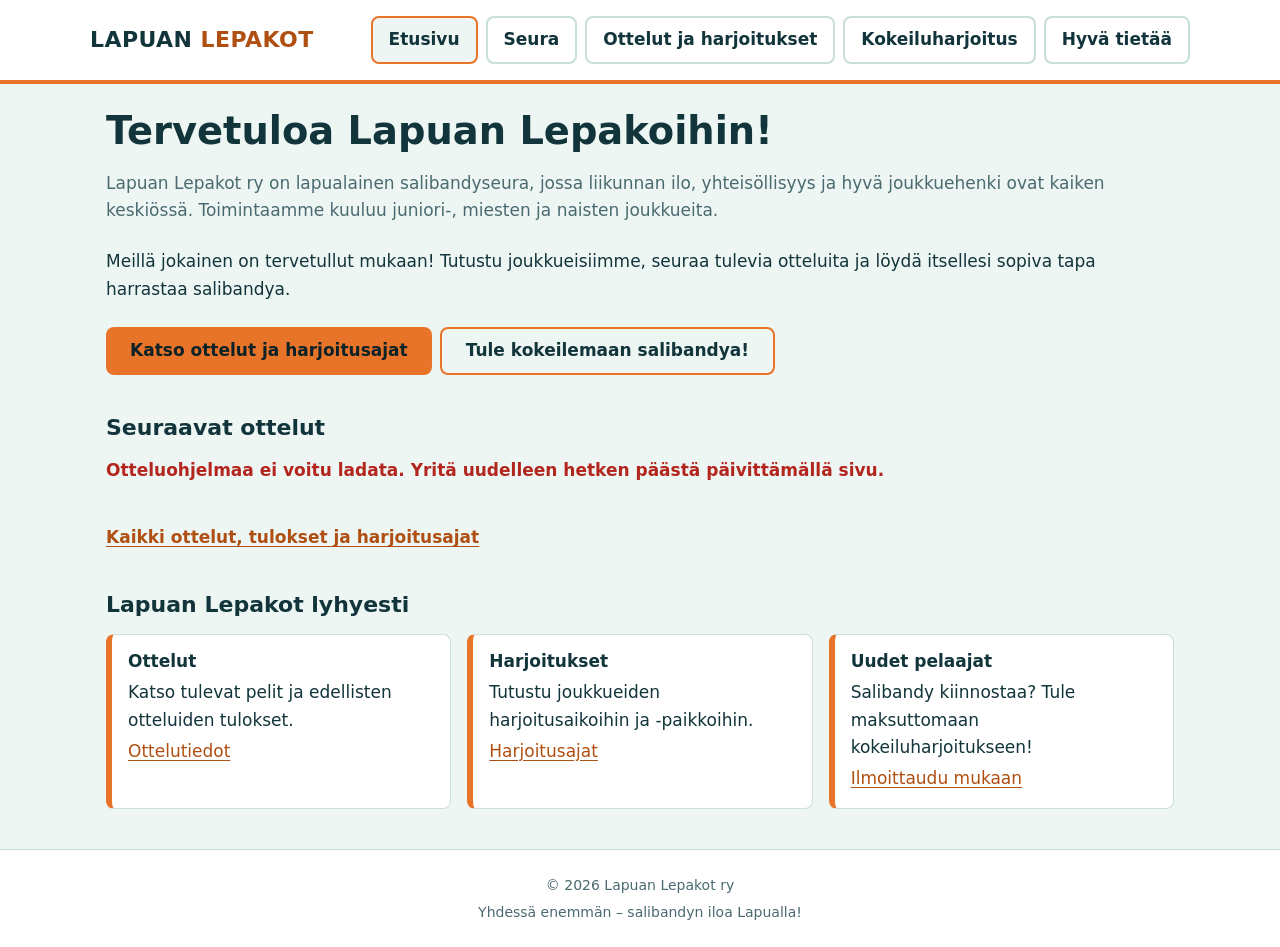
<file: index.html>
<!DOCTYPE html>
<html lang="fi">
<head>
  <meta charset="UTF-8">
  <meta name="viewport" content="width=device-width, initial-scale=1.0">
  <title>Etusivu – Lapuan Lepakot ry</title>
  <link rel="stylesheet" href="style.css">
  <script src="app.js" defer></script>
</head>
<body>
  <a class="ohituslinkki" href="#sisalto">Siirry sisältöön</a>

  <header class="ylatunniste">
    <div class="ylatunniste__sisalto">
      <a class="logo" href="index.html">Lapuan <span>Lepakot</span></a>
      <nav class="navigaatio" aria-label="Päävalikko">
        <ul>
          <li><a href="index.html" aria-current="page">Etusivu</a></li>
          <li><a href="about.html">Seura</a></li>
          <li><a href="listing.html">Ottelut ja harjoitukset</a></li>
          <li><a href="contact.html">Kokeiluharjoitus</a></li>
          <li class="hyva-tietaa">
            <button type="button" id="info-button" class="navigaatio__painike" popovertarget="info-menu">Hyvä tietää</button>
            <ul id="info-menu" class="info-valikko" popover>
              <li><a href="contact.html#otsikko-mukaan">Mitä harjoituksiin mukaan?</a></li>
              <li><a href="listing.html#otsikko-harjoitukset">Harjoitusajat</a></li>
              <li><a href="about.html#otsikko-arvot">Seuran arvot</a></li>
            </ul>
          </li>
        </ul>
      </nav>
    </div>
  </header>

  <main id="sisalto">

    <section class="hero" aria-labelledby="otsikko-tervetuloa">
      <h1 id="otsikko-tervetuloa">Tervetuloa Lapuan Lepakoihin!</h1>

      <p class="johdanto">
        Lapuan Lepakot ry on lapualainen salibandyseura,
        jossa liikunnan ilo, yhteisöllisyys ja hyvä
        joukkuehenki ovat kaiken keskiössä.
        Toimintaamme kuuluu juniori-, miesten ja naisten joukkueita.
      </p>

      <p>
        Meillä jokainen on tervetullut mukaan!
        Tutustu joukkueisiimme, seuraa tulevia otteluita
        ja löydä itsellesi sopiva tapa harrastaa salibandya.
      </p>

      <div class="painikkeet">
        <a href="listing.html" class="painike">Katso ottelut ja harjoitusajat</a>
        <a href="contact.html" class="painike painike--toissijainen">Tule kokeilemaan salibandya!</a>
      </div>
    </section>

    <section aria-labelledby="otsikko-tulevat">
      <h2 id="otsikko-tulevat">Seuraavat ottelut</h2>
      <p id="ottelu-tila" class="suodatin-tila" role="status"></p>
      <ul id="tulevat-lista" class="kortit" data-enintaan="3"></ul>
      <p class="lisaa-linkki"><a href="listing.html">Kaikki ottelut, tulokset ja harjoitusajat</a></p>

      <template id="ottelu-pohja">
        <li class="kortti">
          <span class="joukkue"></span>
          <h3 class="kortti__ottelu"></h3>
          <p class="aika"></p>
          <p class="paikka"></p>
          <p class="tulos"></p>
          <p class="erat"></p>
        </li>
      </template>
    </section>

    <section aria-labelledby="otsikko-lyhyesti">
      <h2 id="otsikko-lyhyesti">Lapuan Lepakot lyhyesti</h2>
      <ul class="kortit">
        <li class="kortti">
          <h3>Ottelut</h3>
          <p>Katso tulevat pelit ja edellisten otteluiden tulokset.</p>
          <a href="listing.html">Ottelutiedot</a>
        </li>
        <li class="kortti">
          <h3>Harjoitukset</h3>
          <p>Tutustu joukkueiden harjoitusaikoihin ja -paikkoihin.</p>
          <a href="listing.html">Harjoitusajat</a>
        </li>
        <li class="kortti">
          <h3>Uudet pelaajat</h3>
          <p>Salibandy kiinnostaa? Tule maksuttomaan kokeiluharjoitukseen!</p>
          <a href="contact.html">Ilmoittaudu mukaan</a>
        </li>
      </ul>
    </section>

  </main>

  <footer class="alatunniste">
    <p>&copy; 2026 Lapuan Lepakot ry</p>
    <p>Yhdessä enemmän – salibandyn iloa Lapualla!</p>
  </footer>
</body>
</html>
</file>
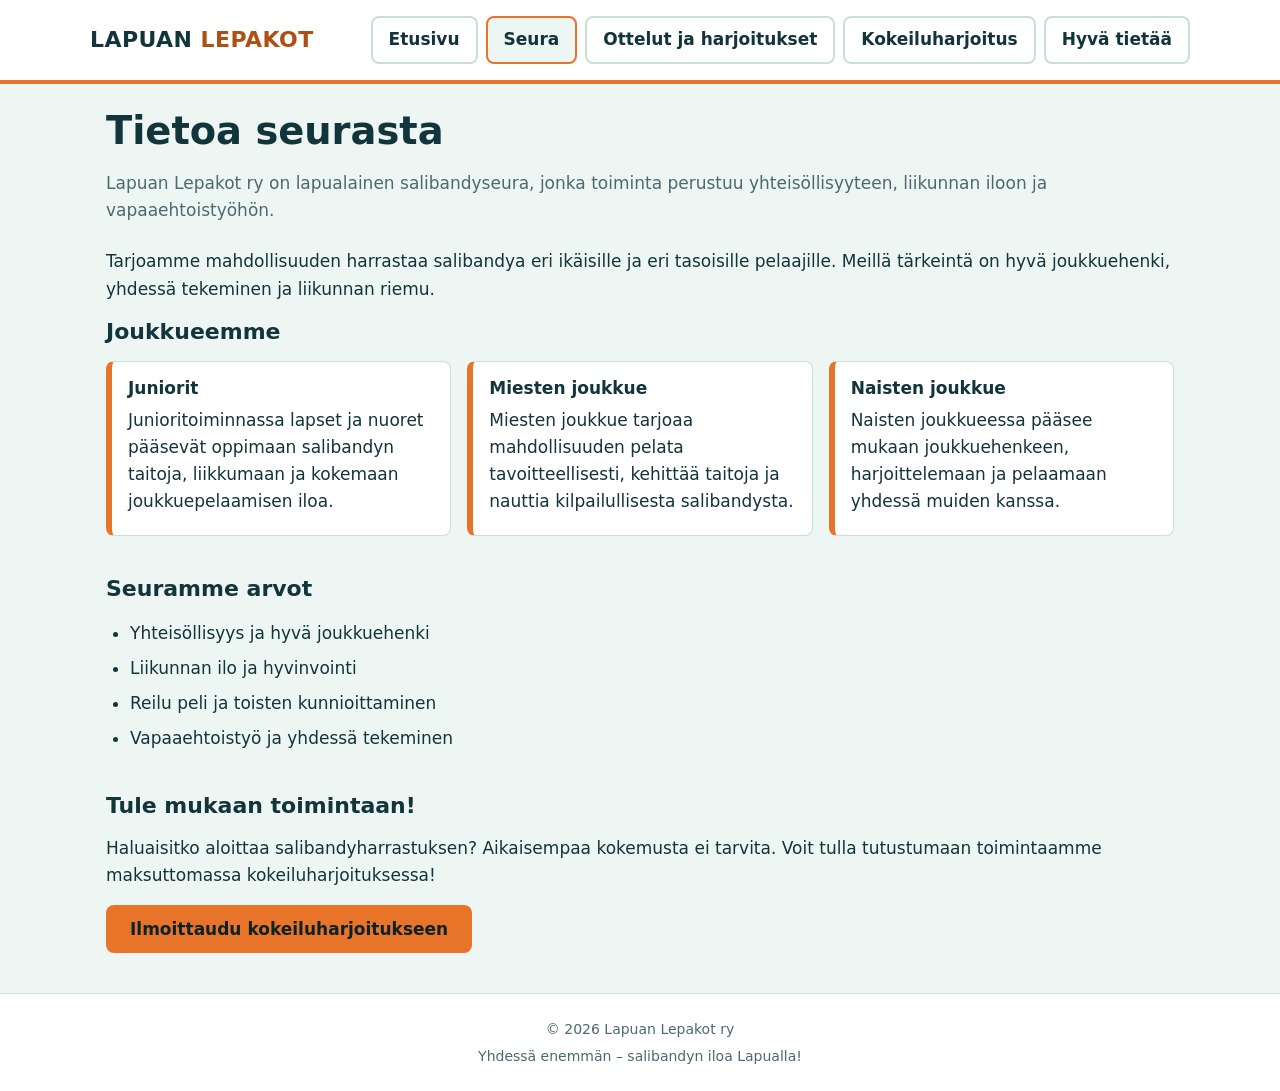
<file: about.html>
<!DOCTYPE html>
<html lang="fi">
<head>
  <meta charset="UTF-8">
  <meta name="viewport" content="width=device-width, initial-scale=1.0">
  <title>Seura – Lapuan Lepakot ry</title>
  <link rel="stylesheet" href="style.css">
  <script src="app.js" defer></script>
</head>
<body>
  <a class="ohituslinkki" href="#sisalto">Siirry sisältöön</a>

  <header class="ylatunniste">
    <div class="ylatunniste__sisalto">
      <a class="logo" href="index.html">Lapuan <span>Lepakot</span></a>
      <nav class="navigaatio" aria-label="Päävalikko">
        <ul>
          <li><a href="index.html">Etusivu</a></li>
          <li><a href="about.html" aria-current="page">Seura</a></li>
          <li><a href="listing.html">Ottelut ja harjoitukset</a></li>
          <li><a href="contact.html">Kokeiluharjoitus</a></li>
          <li class="hyva-tietaa">
            <button type="button" id="info-button" class="navigaatio__painike" popovertarget="info-menu">Hyvä tietää</button>
            <ul id="info-menu" class="info-valikko" popover>
              <li><a href="contact.html#otsikko-mukaan">Mitä harjoituksiin mukaan?</a></li>
              <li><a href="listing.html#otsikko-harjoitukset">Harjoitusajat</a></li>
              <li><a href="about.html#otsikko-arvot">Seuran arvot</a></li>
            </ul>
          </li>
        </ul>
      </nav>
    </div>
  </header>

  <main id="sisalto">
    <h1>Tietoa seurasta</h1>

    <p class="johdanto">
      Lapuan Lepakot ry on lapualainen salibandyseura,
      jonka toiminta perustuu yhteisöllisyyteen,
      liikunnan iloon ja vapaaehtoistyöhön.
    </p>

    <p>
      Tarjoamme mahdollisuuden harrastaa salibandya
      eri ikäisille ja eri tasoisille pelaajille.
      Meillä tärkeintä on hyvä joukkuehenki,
      yhdessä tekeminen ja liikunnan riemu.
    </p>

    <section aria-labelledby="otsikko-joukkueet">
      <h2 id="otsikko-joukkueet">Joukkueemme</h2>
      <ul class="kortit">
        <li class="kortti">
          <h3>Juniorit</h3>
          <p>
            Junioritoiminnassa lapset ja nuoret pääsevät
            oppimaan salibandyn taitoja, liikkumaan
            ja kokemaan joukkuepelaamisen iloa.
          </p>
        </li>
        <li class="kortti">
          <h3>Miesten joukkue</h3>
          <p>
            Miesten joukkue tarjoaa mahdollisuuden
            pelata tavoitteellisesti, kehittää taitoja
            ja nauttia kilpailullisesta salibandysta.
          </p>
        </li>
        <li class="kortti">
          <h3>Naisten joukkue</h3>
          <p>
            Naisten joukkueessa pääsee mukaan
            joukkuehenkeen, harjoittelemaan ja
            pelaamaan yhdessä muiden kanssa.
          </p>
        </li>
      </ul>
    </section>

    <section aria-labelledby="otsikko-arvot">
      <h2 id="otsikko-arvot">Seuramme arvot</h2>
      <ul class="vaiheet">
        <li>Yhteisöllisyys ja hyvä joukkuehenki</li>
        <li>Liikunnan ilo ja hyvinvointi</li>
        <li>Reilu peli ja toisten kunnioittaminen</li>
        <li>Vapaaehtoistyö ja yhdessä tekeminen</li>
      </ul>
    </section>

    <section aria-labelledby="otsikko-mukaan">
      <h2 id="otsikko-mukaan">Tule mukaan toimintaan!</h2>
      <p>
        Haluaisitko aloittaa salibandyharrastuksen?
        Aikaisempaa kokemusta ei tarvita.
        Voit tulla tutustumaan toimintaamme maksuttomassa
        kokeiluharjoituksessa!
      </p>
      <a href="contact.html" class="painike">Ilmoittaudu kokeiluharjoitukseen</a>
    </section>
  </main>

  <footer class="alatunniste">
    <p>&copy; 2026 Lapuan Lepakot ry</p>
    <p>Yhdessä enemmän – salibandyn iloa Lapualla!</p>
  </footer>
</body>
</html>
</file>
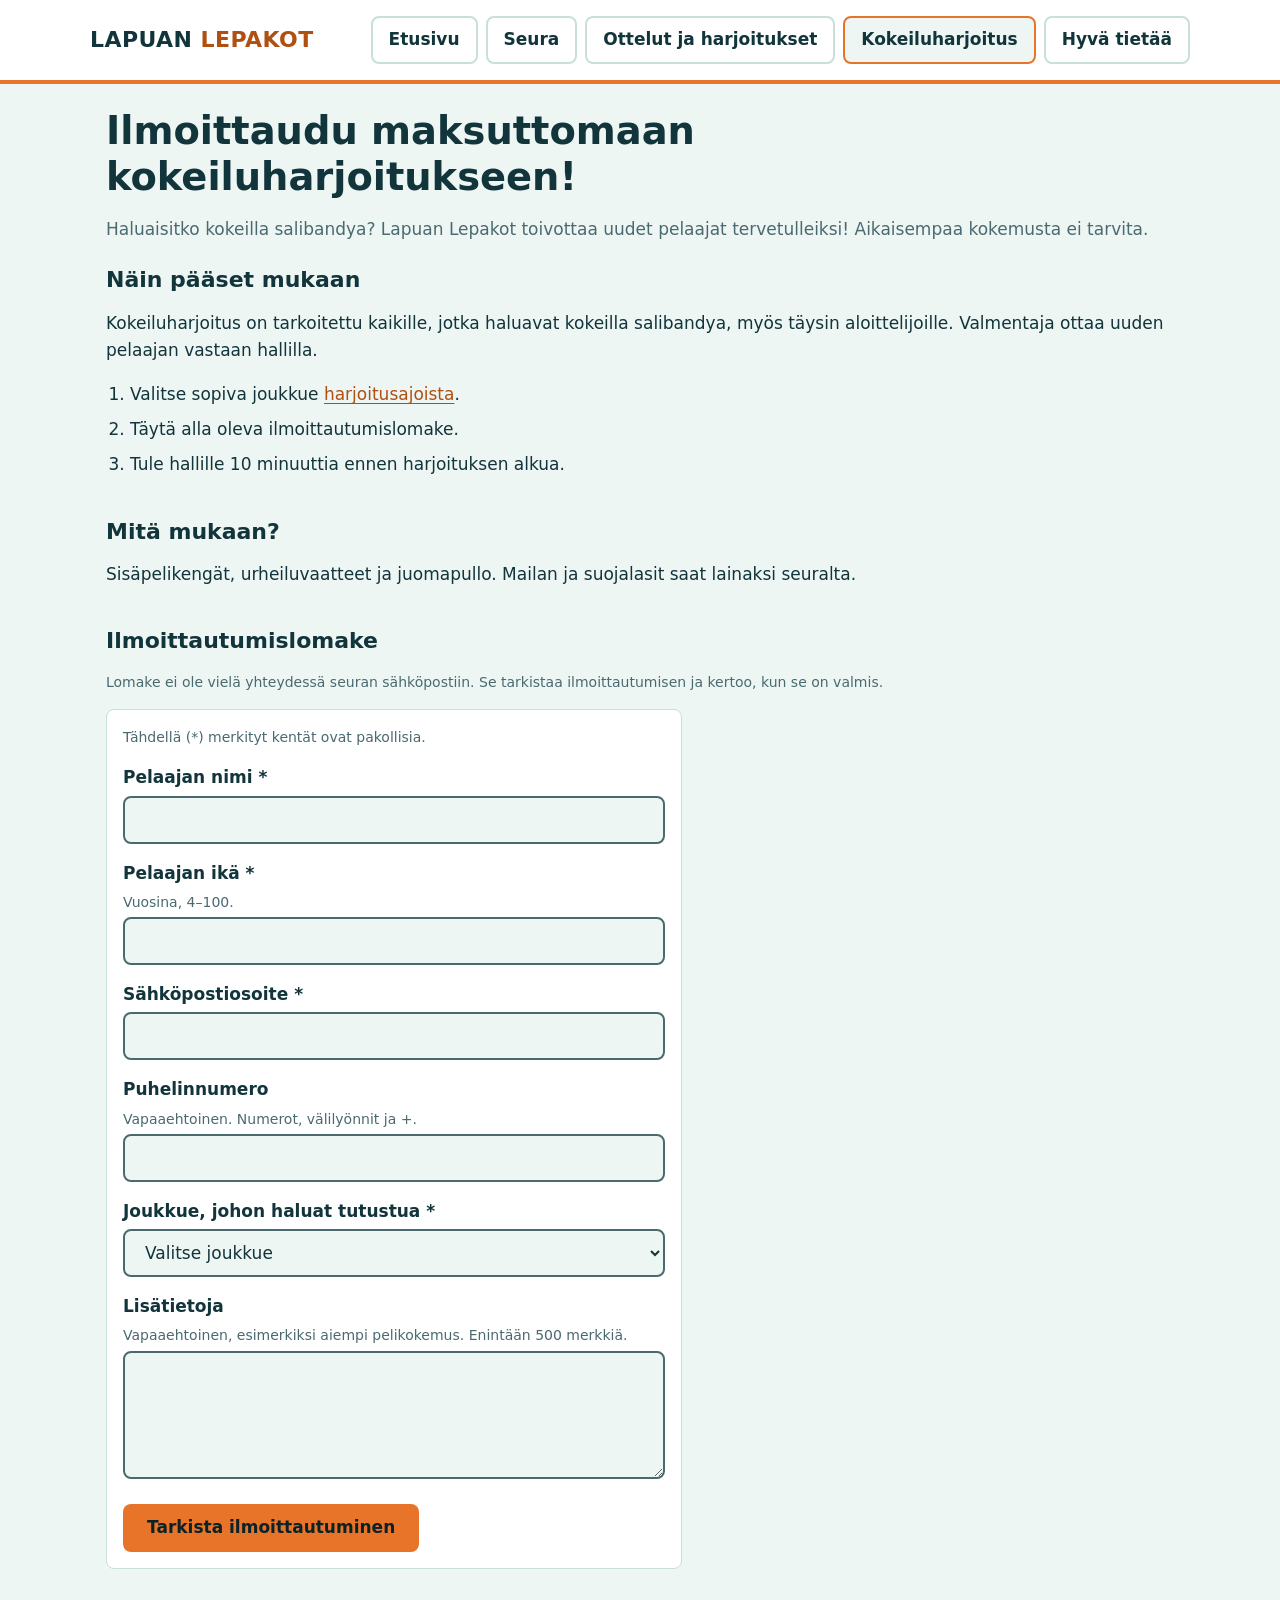
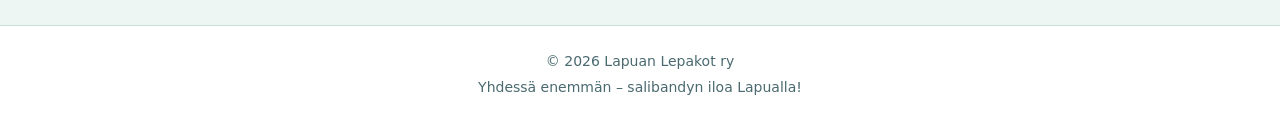
<file: contact.html>
<!DOCTYPE html>
<html lang="fi">
<head>
  <meta charset="UTF-8">
  <meta name="viewport" content="width=device-width, initial-scale=1.0">
  <title>Kokeiluharjoitus – Lapuan Lepakot ry</title>
  <link rel="stylesheet" href="style.css">
  <script src="app.js" defer></script>
</head>
<body>
  <a class="ohituslinkki" href="#sisalto">Siirry sisältöön</a>

  <header class="ylatunniste">
    <div class="ylatunniste__sisalto">
      <a class="logo" href="index.html">Lapuan <span>Lepakot</span></a>
      <nav class="navigaatio" aria-label="Päävalikko">
        <ul>
          <li><a href="index.html">Etusivu</a></li>
          <li><a href="about.html">Seura</a></li>
          <li><a href="listing.html">Ottelut ja harjoitukset</a></li>
          <li><a href="contact.html" aria-current="page">Kokeiluharjoitus</a></li>
          <li class="hyva-tietaa">
            <button type="button" id="info-button" class="navigaatio__painike" popovertarget="info-menu">Hyvä tietää</button>
            <ul id="info-menu" class="info-valikko" popover>
              <li><a href="contact.html#otsikko-mukaan">Mitä harjoituksiin mukaan?</a></li>
              <li><a href="listing.html#otsikko-harjoitukset">Harjoitusajat</a></li>
              <li><a href="about.html#otsikko-arvot">Seuran arvot</a></li>
            </ul>
          </li>
        </ul>
      </nav>
    </div>
  </header>

  <main id="sisalto">
    <h1>Ilmoittaudu maksuttomaan kokeiluharjoitukseen!</h1>

    <p class="johdanto">
      Haluaisitko kokeilla salibandya?
      Lapuan Lepakot toivottaa uudet pelaajat tervetulleiksi!
      Aikaisempaa kokemusta ei tarvita.
    </p>

    <!-- Entisen tule-mukaan.html:n sisältö -->
    <section aria-labelledby="otsikko-kokeilu">
      <h2 id="otsikko-kokeilu">Näin pääset mukaan</h2>
      <p>Kokeiluharjoitus on tarkoitettu kaikille, jotka haluavat kokeilla salibandya, myös täysin aloittelijoille. Valmentaja ottaa uuden pelaajan vastaan hallilla.</p>
      <ol class="vaiheet">
        <li>Valitse sopiva joukkue <a href="listing.html">harjoitusajoista</a>.</li>
        <li>Täytä alla oleva ilmoittautumislomake.</li>
        <li>Tule hallille 10 minuuttia ennen harjoituksen alkua.</li>
      </ol>
    </section>

    <section aria-labelledby="otsikko-mukaan">
      <h2 id="otsikko-mukaan">Mitä mukaan?</h2>
      <p>Sisäpelikengät, urheiluvaatteet ja juomapullo. Mailan ja suojalasit saat lainaksi seuralta.</p>
    </section>

    <!-- Ilmoittautumislomake -->
    <section aria-labelledby="otsikko-lomake">
      <h2 id="otsikko-lomake">Ilmoittautumislomake</h2>
      <p class="huomautus">Lomake ei ole vielä yhteydessä seuran sähköpostiin. Se tarkistaa ilmoittautumisen ja kertoo, kun se on valmis.</p>

      <form id="ilmoittautuminen" class="lomake">
        <p class="required-info">Tähdellä (*) merkityt kentät ovat pakollisia.</p>

        <div class="form-group">
          <label for="nimi">Pelaajan nimi *</label>
          <input type="text" id="nimi" name="nimi" autocomplete="name" required
                 aria-describedby="nimi-error">
          <p class="virhe" id="nimi-error"></p>
        </div>

        <div class="form-group">
          <label for="ika">Pelaajan ikä *</label>
          <p class="vihje" id="ika-vihje">Vuosina, 4–100.</p>
          <input type="number" id="ika" name="ika" min="4" max="100" inputmode="numeric" required
                 aria-describedby="ika-vihje ika-error">
          <p class="virhe" id="ika-error"></p>
        </div>

        <div class="form-group">
          <label for="sahkoposti">Sähköpostiosoite *</label>
          <input type="email" id="sahkoposti" name="sahkoposti" autocomplete="email" required
                 aria-describedby="sahkoposti-error">
          <p class="virhe" id="sahkoposti-error"></p>
        </div>

        <div class="form-group">
          <label for="puhelin">Puhelinnumero</label>
          <p class="vihje" id="puhelin-vihje">Vapaaehtoinen. Numerot, välilyönnit ja +.</p>
          <input type="tel" id="puhelin" name="puhelin" autocomplete="tel" pattern="[0-9 +]{7,20}"
                 aria-describedby="puhelin-vihje puhelin-error">
          <p class="virhe" id="puhelin-error"></p>
        </div>

        <div class="form-group">
          <label for="joukkue">Joukkue, johon haluat tutustua *</label>
          <select id="joukkue" name="joukkue" required aria-describedby="joukkue-error">
            <option value="">Valitse joukkue</option>
            <option value="Juniorit">Juniorit</option>
            <option value="Miesten joukkue">Miesten joukkue</option>
            <option value="Naisten joukkue">Naisten joukkue</option>
          </select>
          <p class="virhe" id="joukkue-error"></p>
        </div>

        <div class="form-group">
          <label for="viesti">Lisätietoja</label>
          <p class="vihje" id="viesti-vihje">Vapaaehtoinen, esimerkiksi aiempi pelikokemus. Enintään 500 merkkiä.</p>
          <textarea id="viesti" name="viesti" rows="4" maxlength="500"
                    aria-describedby="viesti-vihje viesti-error"></textarea>
          <p class="virhe" id="viesti-error"></p>
        </div>

        <button type="submit">Tarkista ilmoittautuminen</button>
      </form>

      <p id="lomake-tila" class="lomake-tila" role="status"></p>
    </section>
  </main>

  <footer class="alatunniste">
    <p>&copy; 2026 Lapuan Lepakot ry</p>
    <p>Yhdessä enemmän – salibandyn iloa Lapualla!</p>
  </footer>

</body>
</html>
</file>
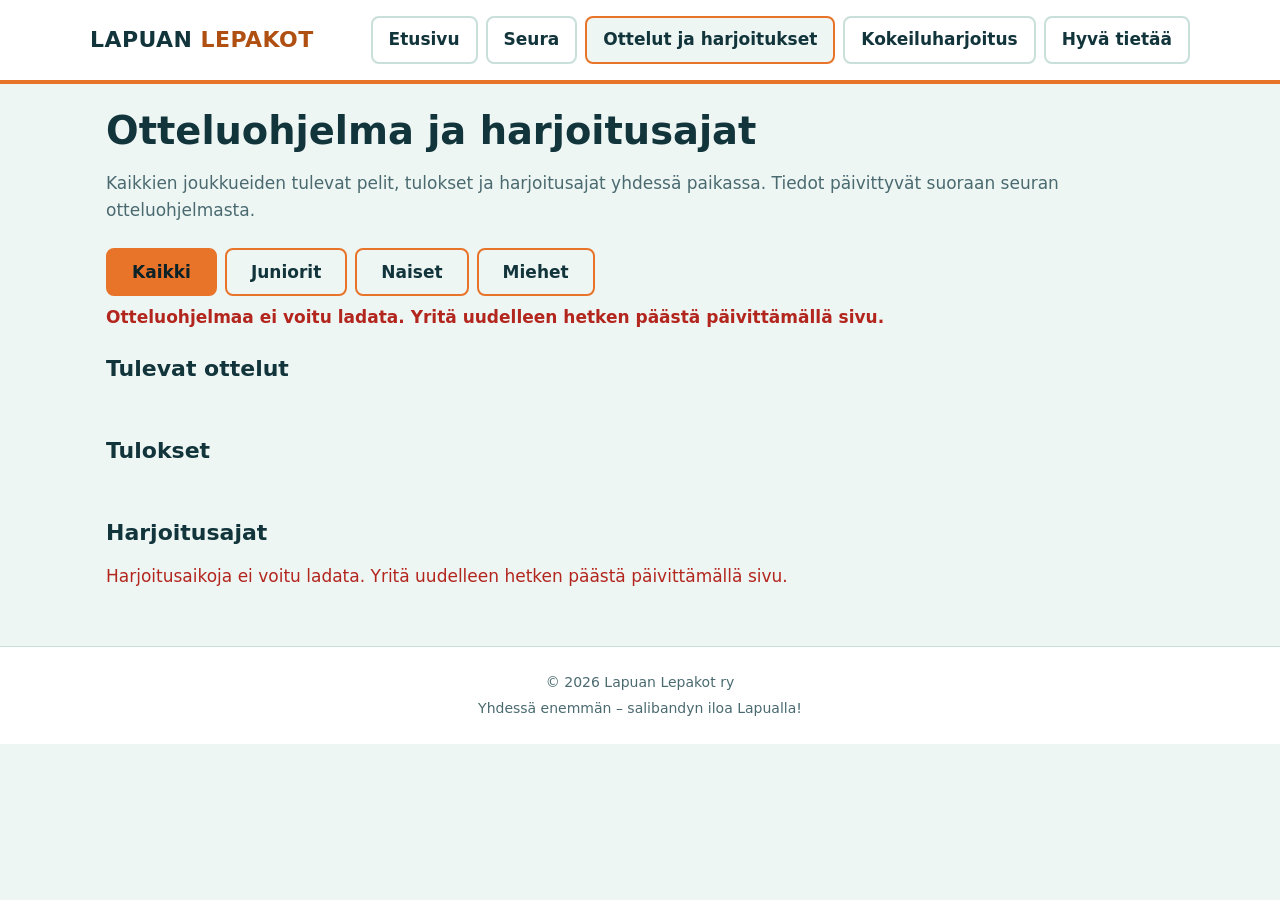
<file: listing.html>
<!DOCTYPE html>
<html lang="fi">
<head>
  <meta charset="UTF-8">
  <meta name="viewport" content="width=device-width, initial-scale=1.0">
  <title>Ottelut ja harjoitukset – Lapuan Lepakot ry</title>
  <link rel="stylesheet" href="style.css">
  <script src="app.js" defer></script>
</head>
<body>
  <a class="ohituslinkki" href="#sisalto">Siirry sisältöön</a>

  <header class="ylatunniste">
    <div class="ylatunniste__sisalto">
      <a class="logo" href="index.html">Lapuan <span>Lepakot</span></a>
      <nav class="navigaatio" aria-label="Päävalikko">
        <ul>
          <li><a href="index.html">Etusivu</a></li>
          <li><a href="about.html">Seura</a></li>
          <li><a href="listing.html" aria-current="page">Ottelut ja harjoitukset</a></li>
          <li><a href="contact.html">Kokeiluharjoitus</a></li>
          <li class="hyva-tietaa">
            <button type="button" id="info-button" class="navigaatio__painike" popovertarget="info-menu">Hyvä tietää</button>
            <ul id="info-menu" class="info-valikko" popover>
              <li><a href="contact.html#otsikko-mukaan">Mitä harjoituksiin mukaan?</a></li>
              <li><a href="listing.html#otsikko-harjoitukset">Harjoitusajat</a></li>
              <li><a href="about.html#otsikko-arvot">Seuran arvot</a></li>
            </ul>
          </li>
        </ul>
      </nav>
    </div>
  </header>

  <main id="sisalto">
    <h1>Otteluohjelma ja harjoitusajat</h1>
    <p class="johdanto">Kaikkien joukkueiden tulevat pelit, tulokset ja harjoitusajat yhdessä paikassa. Tiedot päivittyvät suoraan seuran otteluohjelmasta.</p>

    <div class="suodatin" role="group" aria-label="Näytä joukkue">
      <button type="button" data-suodatin="kaikki" aria-pressed="true">Kaikki</button>
      <button type="button" data-suodatin="juniorit" aria-pressed="false">Juniorit</button>
      <button type="button" data-suodatin="naiset" aria-pressed="false">Naiset</button>
      <button type="button" data-suodatin="miehet" aria-pressed="false">Miehet</button>
    </div>
    <p id="ottelu-tila" class="suodatin-tila" role="status"></p>

    <!-- 1. Tulevat ottelut (rajapinnasta) -->
    <section aria-labelledby="otsikko-tulevat">
      <h2 id="otsikko-tulevat">Tulevat ottelut</h2>
      <ul id="tulevat-lista" class="kortit"></ul>
      <p class="tyhja" hidden>Ei tulevia otteluita tällä valinnalla.</p>
    </section>

    <!-- 2. Tulokset (rajapinnasta, uusin ensin) -->
    <section aria-labelledby="otsikko-tulokset">
      <h2 id="otsikko-tulokset">Tulokset</h2>
      <ul id="tulokset-lista" class="kortit"></ul>
      <p class="tyhja" hidden>Ei tuloksia tällä valinnalla.</p>
    </section>

    <!-- 3. Harjoitusajat (rajapinnan /customer-tiedoista) -->
    <section aria-labelledby="otsikko-harjoitukset">
      <h2 id="otsikko-harjoitukset">Harjoitusajat</h2>
      <p id="harjoitus-viesti" class="harjoitus-viesti"></p>
      <ul id="harjoitus-lista" class="kortit"></ul>
      <p class="tyhja" hidden>Ei harjoitusvuoroja tällä valinnalla.</p>
      <p id="yhteyshenkilo" class="yhteyshenkilo" hidden></p>
    </section>

    <!-- Korttien pohjat: app.js täyttää ne textContentilla -->
    <template id="ottelu-pohja">
      <li class="kortti">
        <span class="joukkue"></span>
        <h3 class="kortti__ottelu"></h3>
        <p class="aika"></p>
        <p class="paikka"></p>
        <p class="tulos"></p>
        <p class="erat"></p>
      </li>
    </template>

    <template id="harjoitus-pohja">
      <li class="kortti">
        <span class="joukkue"></span>
        <h3 class="kortti__paiva"></h3>
        <p class="aika"></p>
        <p class="paikka"></p>
      </li>
    </template>
  </main>

  <footer class="alatunniste">
    <p>&copy; 2026 Lapuan Lepakot ry</p>
    <p>Yhdessä enemmän – salibandyn iloa Lapualla!</p>
  </footer>
</body>
</html>
</file>
<file: style.css>
/* =========================================
   Lapuan Lepakot ry – style.css
   Yksi tyylitiedosto kaikille neljälle sivulle
   (index, about, listing, contact)
   ========================================= */

/* ---------- 1. Muuttujat: värit, fontit ja välit ---------- */
:root {
	color-scheme: light dark;

	/* Värit – vaalea tila (seuran värit "Kuusi") */
	--color-text: #12343b;          /* syvä kuusenvihreä – 12.1:1 taustalla */
	--color-background: #eef6f4;    /* vaalea minttu */
	--color-surface: #ffffff;       /* korttien ja lomakkeen tausta */
	--color-muted: #4a6a70;         /* toissijainen teksti – 5.3:1 */
	--color-primary: #e8742a;       /* oranssi korostus: painikkeet ja reunat */
	--color-primary-text: #b04f12;  /* oranssi TEKSTI (linkit) – 4.8:1 */
	--color-on-primary: #0b2227;    /* teksti oranssin painikkeen päällä – 5.5:1 */
	--color-border: #c9dfda;
	--color-error: #b3261e;         /* virheteksti – 6.0:1 */

	/* Fontit */
	--font-base: system-ui, -apple-system, "Segoe UI", Roboto, Arial, sans-serif;
	--font-size-small: 0.875rem;
	--font-size-base: 1.0625rem;
	--font-size-large: 1.375rem;
	--font-size-h1: clamp(1.6rem, 6vw, 2.4rem);

	/* Välit */
	--space-xs: 0.25rem;
	--space-s: 0.5rem;
	--space-m: 1rem;
	--space-l: 1.5rem;
	--space-xl: 2.5rem;

	/* Muut */
	--radius: 0.5rem;
	--content-width: 1100px;
	--touch-size: 3rem;             /* 48 px: osuu hanskoillakin */
}

/* ---------- 2. Tumma tila – seuraa järjestelmän asetusta ---------- */
@media (prefers-color-scheme: dark) {
	:root {
		--color-text: #eef6f4;          /* 15.0:1 taustalla */
		--color-background: #0b2227;
		--color-surface: #12343b;
		--color-muted: #b9d3cd;         /* 8.4:1 */
		--color-primary-text: #f0955a;  /* 5.8:1 korttien päällä */
		--color-border: #24515a;
		--color-error: #ffb4ab;         /* 7.1:1 kortilla */
	}
}

/* ---------- 3. Yleiset asetukset ---------- */
*,
*::before,
*::after {
	box-sizing: border-box;
}

html {
	scroll-behavior: smooth;
}

@media (prefers-reduced-motion: reduce) {
	html {
		scroll-behavior: auto;
	}
}

body {
	margin: 0;
	color: var(--color-text);
	background: var(--color-background);
	font-family: var(--font-base);
	font-size: var(--font-size-base);
	line-height: 1.6;
	overflow-wrap: break-word;      /* pitkät sanat eivät levitä sivua */
}

img {
	display: block;
	max-width: 100%;
	height: auto;
}

h1,
h2,
h3 {
	line-height: 1.2;
	margin: 0 0 var(--space-m);
}

h1 { font-size: var(--font-size-h1); }
h2 { font-size: var(--font-size-large); }

p {
	margin: 0 0 var(--space-m);
}

a {
	color: var(--color-primary-text);   /* EI #e8742a: se jää 2.75:1 */
	text-underline-offset: 0.2em;
}

.container {
	width: min(100% - 2rem, var(--content-width));
	margin-inline: auto;
}

/* ---------- 4. Näppäimistöfokus ---------- */
a:focus-visible,
button:focus-visible,
input:focus-visible,
select:focus-visible,
textarea:focus-visible {
	outline: 3px solid var(--color-primary-text);
	outline-offset: 3px;
}

.ohituslinkki {
	position: absolute;
	left: var(--space-m);
	top: -4rem;
	padding: var(--space-s) var(--space-m);
	background: var(--color-surface);
	color: var(--color-text);
	z-index: 10;
}

.ohituslinkki:focus {
	top: var(--space-m);
}

/* ---------- 5. Painikkeet ---------- */
button,
.button,
.painike {
	display: inline-flex;
	align-items: center;
	justify-content: center;
	min-height: var(--touch-size);
	padding: var(--space-s) var(--space-l);
	border: 0;
	border-radius: var(--radius);
	color: var(--color-on-primary);     /* tumma teksti: valkoinen jäisi 2.9:1 */
	background: var(--color-primary);
	font: inherit;
	font-weight: 700;
	text-align: center;
	text-decoration: none;
	cursor: pointer;
}

button:hover,
.button:hover,
.painike:hover {
	filter: brightness(1.08);
}

.painike--toissijainen {
	background: transparent;
	color: var(--color-text);
	border: 2px solid var(--color-primary);
}

.painikkeet {
	display: flex;
	flex-wrap: wrap;
	gap: var(--space-s);
	margin-top: var(--space-l);
}

/* ---------- 6. Ylätunniste ja navigaatio ---------- */
.ylatunniste {
	background: var(--color-surface);
	border-bottom: 4px solid var(--color-primary);
	padding: var(--space-m);
}

.ylatunniste__sisalto {
	max-width: var(--content-width);
	margin-inline: auto;
}

.logo {
	display: inline-block;
	font-size: var(--font-size-large);
	font-weight: 800;
	letter-spacing: 0.02em;
	text-transform: uppercase;
	color: var(--color-text);
	text-decoration: none;
	margin-bottom: var(--space-s);
}

.logo span {
	color: var(--color-primary-text);
}

.navigaatio ul {
	list-style: none;
	margin: 0;
	padding: 0;
	display: flex;
	flex-wrap: wrap;
	gap: var(--space-s);
}

.navigaatio a {
	display: flex;
	align-items: center;
	min-height: var(--touch-size);
	padding: 0 var(--space-m);
	border: 2px solid var(--color-border);
	border-radius: var(--radius);
	color: var(--color-text);
	text-decoration: none;
	font-weight: 600;
}

.navigaatio a[aria-current="page"] {
	border-color: var(--color-primary);
	background: var(--color-background);
}

/* ---------- 7. Sisältö ---------- */
main {
	max-width: var(--content-width);
	margin-inline: auto;
	padding: var(--space-l) var(--space-m) var(--space-xl);
}

.johdanto {
	color: var(--color-muted);
	margin-bottom: var(--space-l);
}

section + section {
	margin-top: var(--space-xl);
}

.hero {
	margin-bottom: var(--space-xl);
}

.lisaa-linkki {
	margin-top: var(--space-m);
	font-weight: 600;
}

.vaiheet {
	padding-left: var(--space-l);
}

.vaiheet li {
	margin-bottom: var(--space-s);
}

/* Kortit: ottelut, tulokset, harjoitukset */
.kortit {
	list-style: none;
	margin: 0;
	padding: 0;
	display: grid;
	grid-template-columns: 1fr;     /* puhelimessa yksi palsta */
	gap: var(--space-m);
}

.kortti {
	background: var(--color-surface);
	border: 1px solid var(--color-border);
	border-left: 6px solid var(--color-primary);
	border-radius: var(--radius);
	padding: var(--space-m);
}

.kortti h3 {
	font-size: var(--font-size-base);
	margin-bottom: var(--space-s);
}

.kortti p {
	margin-bottom: var(--space-xs);
}

.kortti--seuraava {
	border-width: 2px 2px 2px 8px;
	border-color: var(--color-primary);
}

.joukkue {
	display: inline-block;
	font-size: var(--font-size-small);
	font-weight: 700;
	text-transform: uppercase;
	letter-spacing: 0.05em;
	color: var(--color-primary-text);
	margin-bottom: var(--space-xs);
}

.aika,
.tulos {
	font-size: var(--font-size-large);
	font-weight: 700;
}

.paikka {
	color: var(--color-muted);
}

/* ---------- 8. Lomake (contact.html) ---------- */
.lomake {
	background: var(--color-surface);
	border: 1px solid var(--color-border);
	border-radius: var(--radius);
	padding: var(--space-m);
	max-width: 36rem;
}

.form-group {
	margin-bottom: var(--space-m);
}

.form-group label {
	display: block;
	font-weight: 600;
	margin-bottom: var(--space-xs);
}

.form-group input,
.form-group select,
.form-group textarea {
	width: 100%;
	min-height: var(--touch-size);
	padding: var(--space-s) var(--space-m);
	font: inherit;
	color: var(--color-text);
	background: var(--color-background);
	border: 2px solid var(--color-muted);
	border-radius: var(--radius);
}

.form-group textarea {
	resize: vertical;
}

input::placeholder,
textarea::placeholder {
	color: var(--color-muted);
	opacity: 1;
}

.required-info {
	font-size: var(--font-size-small);
	color: var(--color-muted);
}

.lomake button {
	width: 100%;
}

.success-message {
	margin-top: var(--space-l);
	padding: var(--space-m);
	background: var(--color-surface);
	border: 2px solid var(--color-primary);
	border-left-width: 8px;
	border-radius: var(--radius);
	max-width: 36rem;
}

/* ---------- 9. Alatunniste ---------- */
.alatunniste {
	background: var(--color-surface);
	border-top: 1px solid var(--color-border);
	padding: var(--space-l) var(--space-m);
	text-align: center;
	color: var(--color-muted);
	font-size: var(--font-size-small);
}

.alatunniste p {
	margin: 0;
}

.alatunniste p + p {
	margin-top: var(--space-xs);
}

/* ---------- 10. Pieni näyttö ---------- */
@media (max-width: 600px) {
	main {
		padding-block: var(--space-m) var(--space-l);
	}
}

/* ---------- 11. Isommat näytöt: asettelu muuttuu ---------- */
@media (min-width: 40rem) {
	.kortit {
		grid-template-columns: repeat(2, 1fr);
	}

	.lomake button {
		width: auto;
	}
}

@media (min-width: 60rem) {
	.ylatunniste__sisalto {
		display: flex;
		align-items: center;
		justify-content: space-between;
		gap: var(--space-l);
	}

	.logo {
		margin-bottom: 0;
	}

	.kortit {
		grid-template-columns: repeat(3, 1fr);
	}
}
/* ---------- 12. E3: Hyvä tietää -popover (kaikilla sivuilla) ---------- */
.navigaatio__painike {
	min-height: var(--touch-size);
	padding: 0 var(--space-m);
	border: 2px solid var(--color-border);
	border-radius: var(--radius);
	background: transparent;
	color: var(--color-text);
	font-weight: 600;
}

.navigaatio__painike:hover {
	filter: none;
	border-color: var(--color-primary);
}

#info-button {
	anchor-name: --info;
}

/* Suljettuna piilossa. Ilman tätä .navigaatio ul { display: flex } pitäisi
   valikon aina näkyvissä, koska se ohittaa selaimen popover-säännön. */
.navigaatio .info-valikko:not(:popover-open) {
	display: none;
}

.navigaatio .info-valikko {
	flex-direction: column;
	gap: 0;
	position-anchor: --info;
	position-area: bottom span-right;
	position-try-fallbacks: flip-block, flip-inline;
	inset: auto;
	margin: var(--space-xs) 0 0;
	padding: var(--space-s);
	list-style: none;
	min-width: 15rem;
	max-width: calc(100vw - 2rem);
	background: var(--color-surface);
	color: var(--color-text);
	border: 2px solid var(--color-primary);
	border-radius: var(--radius);
	box-shadow: 0 0.5rem 1.5rem rgb(0 0 0 / 0.2);
}

.navigaatio .info-valikko a {
	border-color: transparent;
	display: flex;
	align-items: center;
	min-height: var(--touch-size);
	padding: 0 var(--space-m);
	color: var(--color-text);
	border-radius: var(--radius);
}

.navigaatio .info-valikko a:hover {
	background: var(--color-background);
}

/* Selaimet, jotka eivät tunne ankkurointia: valikko yläreunaan keskelle */
@supports not (anchor-name: --info) {
	.navigaatio .info-valikko {
		inset: 5rem auto auto auto;
		margin-inline: auto;
	}
}

/* ---------- 13. E3: joukkuesuodatin (listing.html) ---------- */
.suodatin {
	display: flex;
	flex-wrap: wrap;
	gap: var(--space-s);
	margin-bottom: var(--space-s);
}

.suodatin button {
	background: transparent;
	color: var(--color-text);
	border: 2px solid var(--color-primary);
}

.suodatin button[aria-pressed="true"] {
	background: var(--color-primary);
	color: var(--color-on-primary);
}

.suodatin-tila {
	font-weight: 600;
	margin-bottom: var(--space-l);
}

.tyhja {
	color: var(--color-muted);
	font-style: italic;
}

/* ---------- 14. E3: lomakkeen virheet ja valmis-viesti (contact.html) ---------- */
.huomautus,
.vihje {
	color: var(--color-muted);
	font-size: var(--font-size-small);
}

.vihje {
	margin: 0 0 var(--space-xs);
}

.form-group [aria-invalid="true"] {
	border-color: var(--color-error);
	border-left-width: 0.5rem;
}

.virhe {
	margin: var(--space-xs) 0 0;
	color: var(--color-error);
	font-weight: 600;
}

.virhe:empty {
	display: none;
}

.lomake-tila {
	max-width: 36rem;
	font-weight: 600;
}

.lomake-tila:not(:empty) {
	margin-top: var(--space-l);
	padding: var(--space-m);
	background: var(--color-surface);
	border: 2px solid var(--color-primary);
	border-left-width: 8px;
	border-radius: var(--radius);
}

/* ---------- 15. E4: rajapinnasta ladattu data ---------- */
/* Lista himmenee, kun sitä päivitetään */
.kortit[aria-busy="true"] {
	opacity: 0.5;
}

.suodatin-tila.is-error,
.harjoitus-viesti.is-error {
	color: var(--color-error);
}

.harjoitus-viesti {
	color: var(--color-muted);
}

.tulos--odottaa {
	font-size: var(--font-size-base);
	font-weight: 600;
	color: var(--color-muted);
}

.erat {
	color: var(--color-muted);
	font-size: var(--font-size-small);
}

.yhteyshenkilo {
	margin-top: var(--space-m);
	font-weight: 600;
}
</file>
